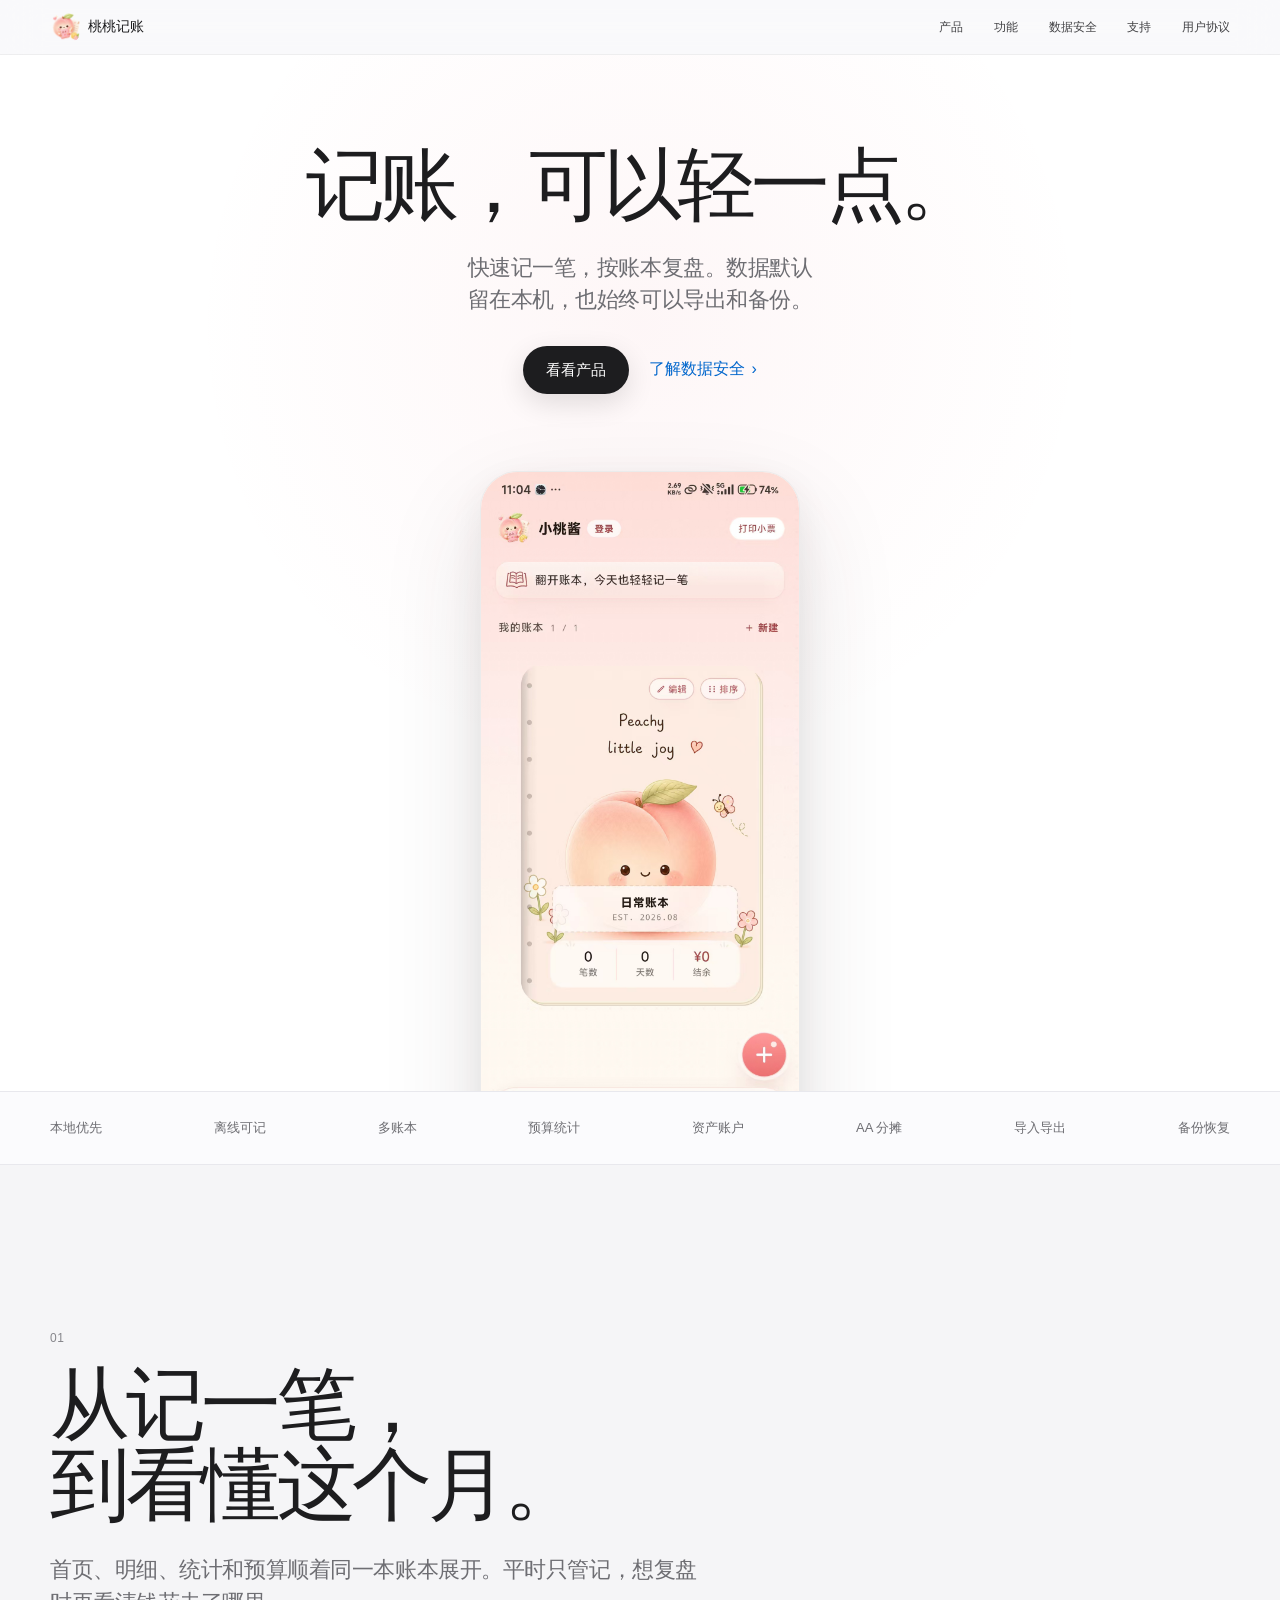
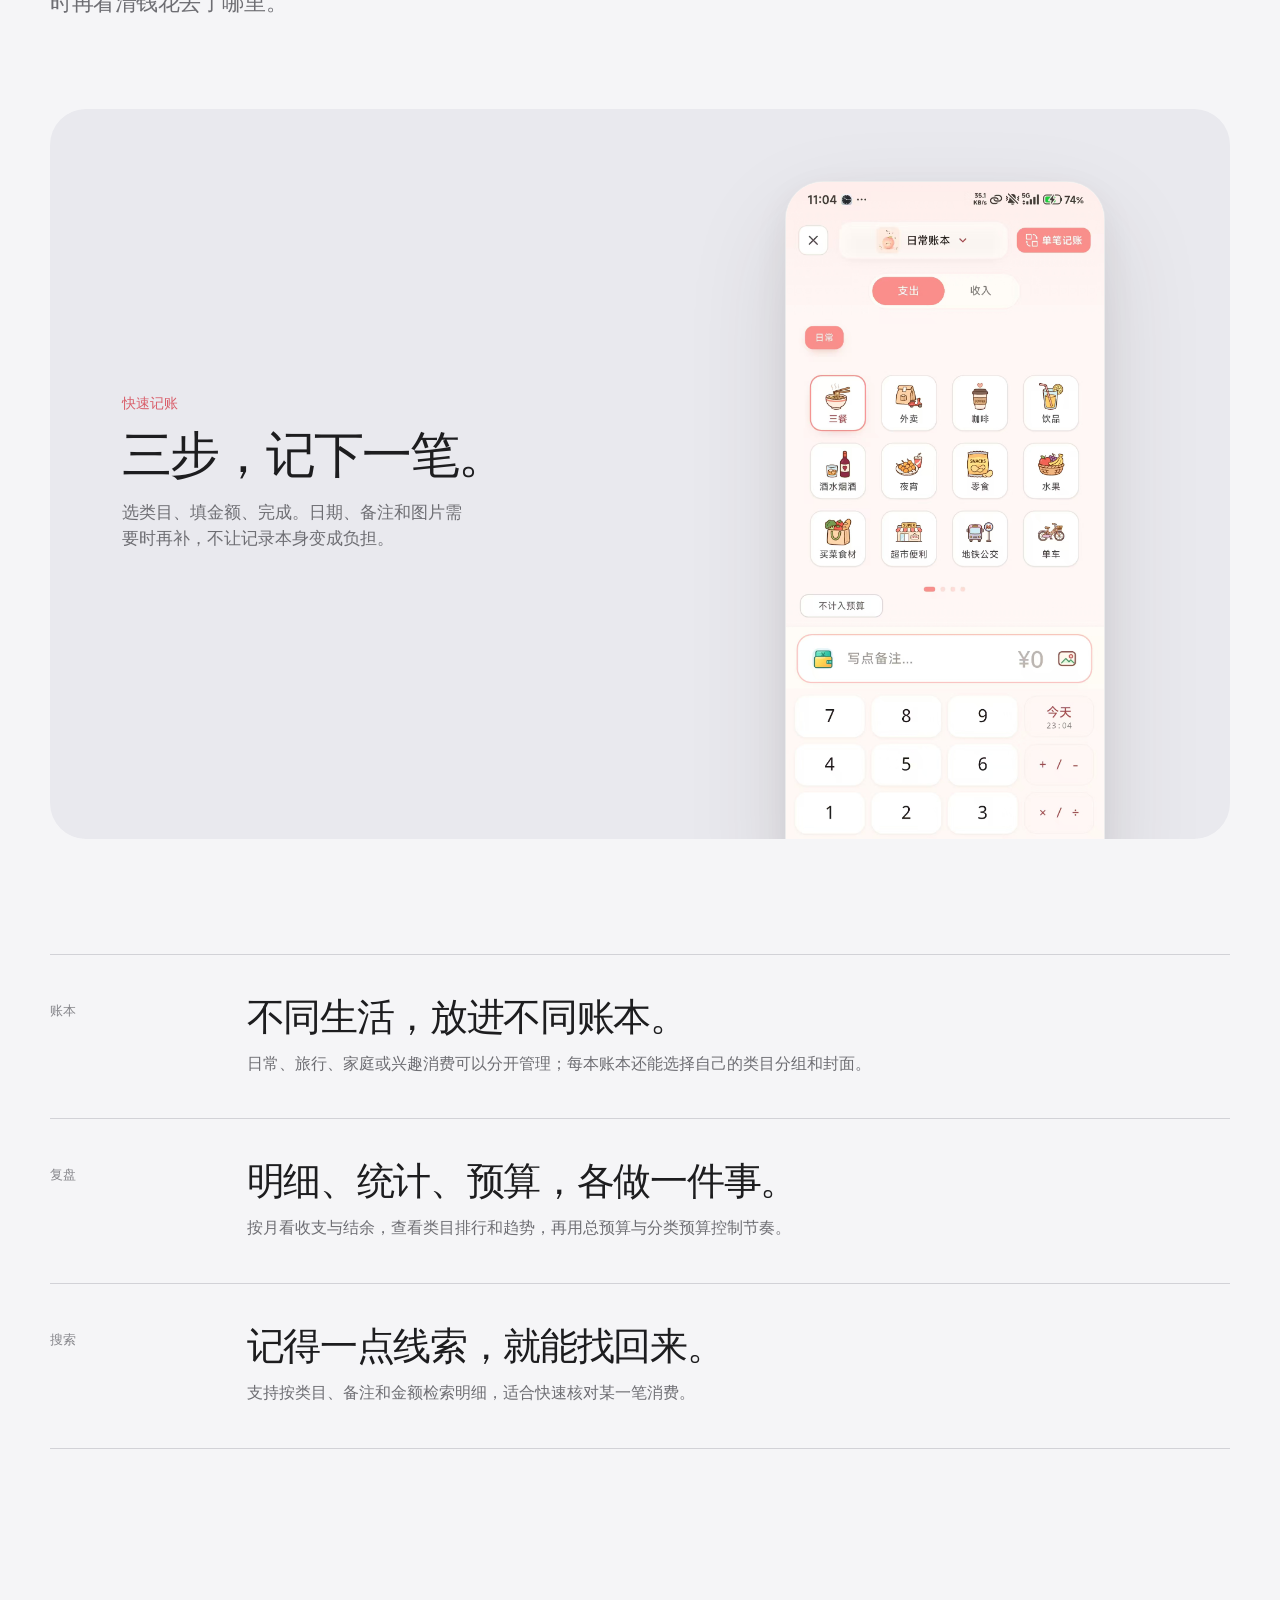
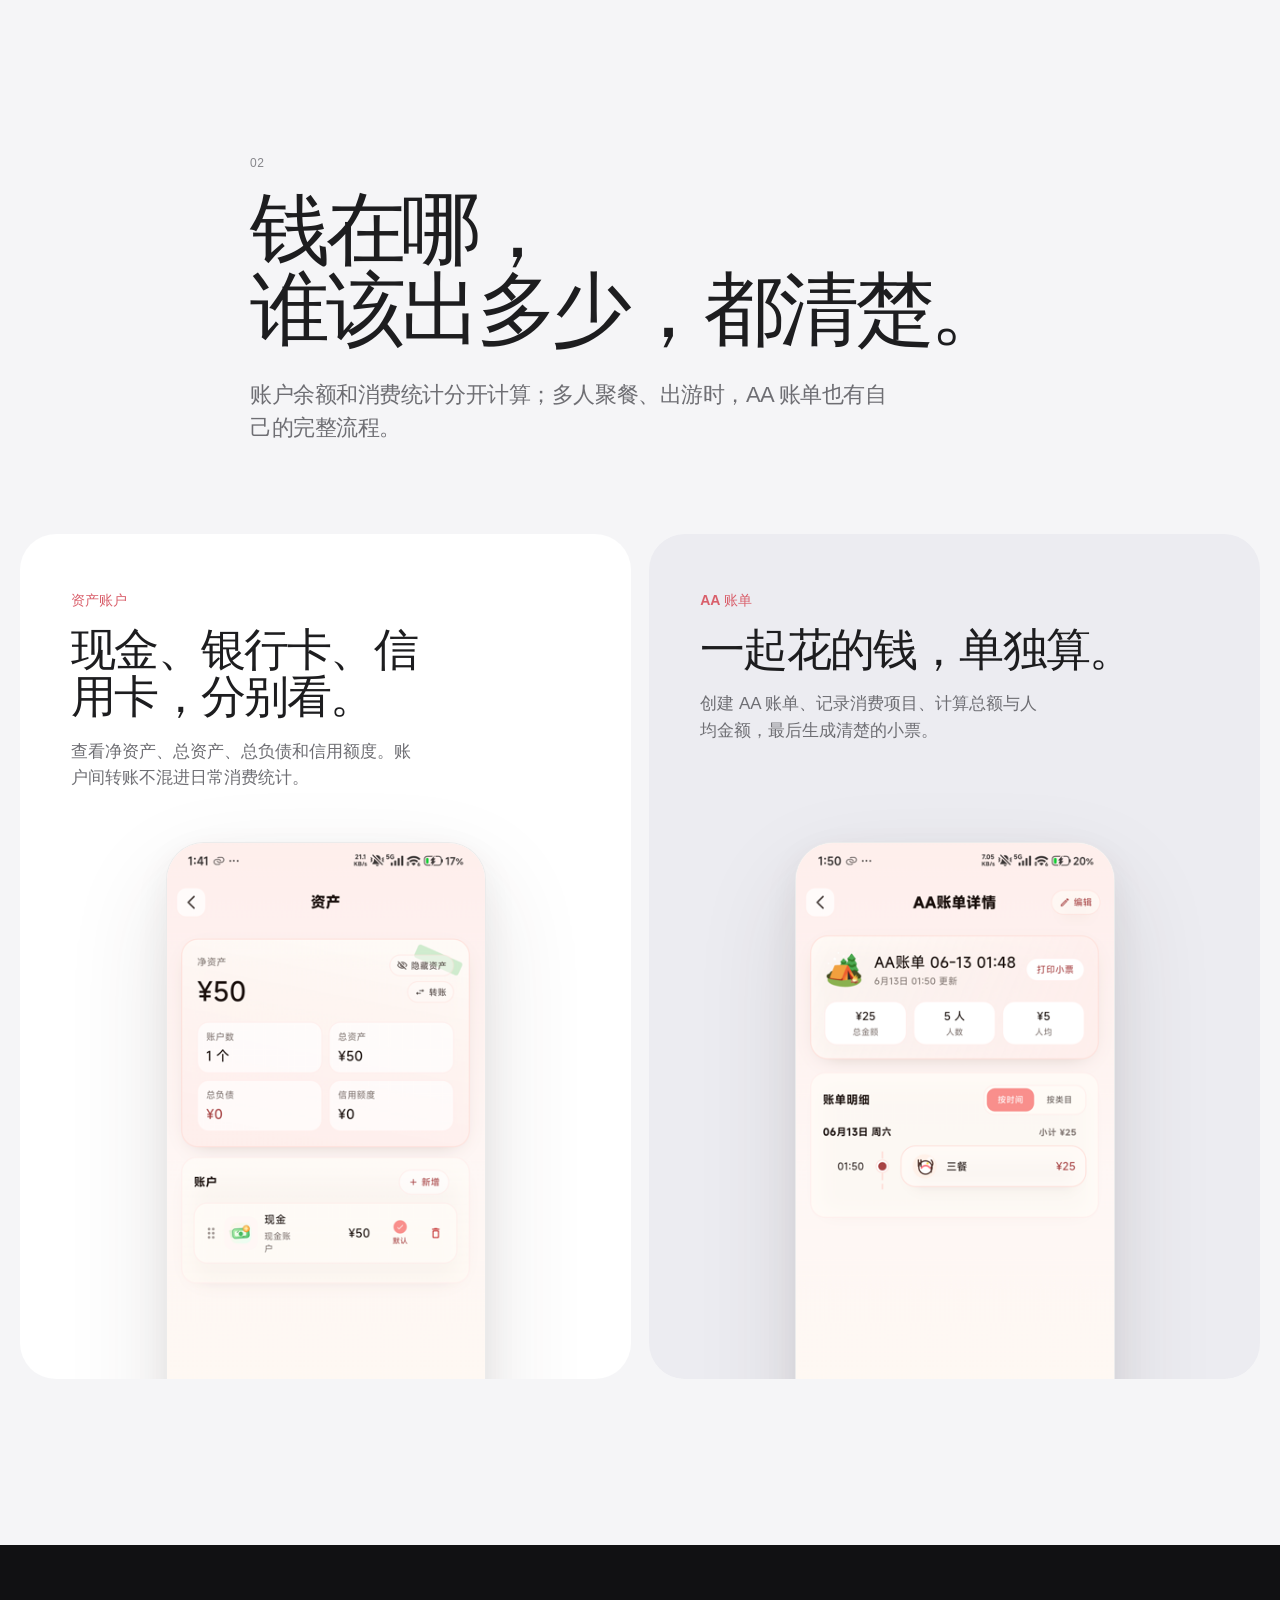
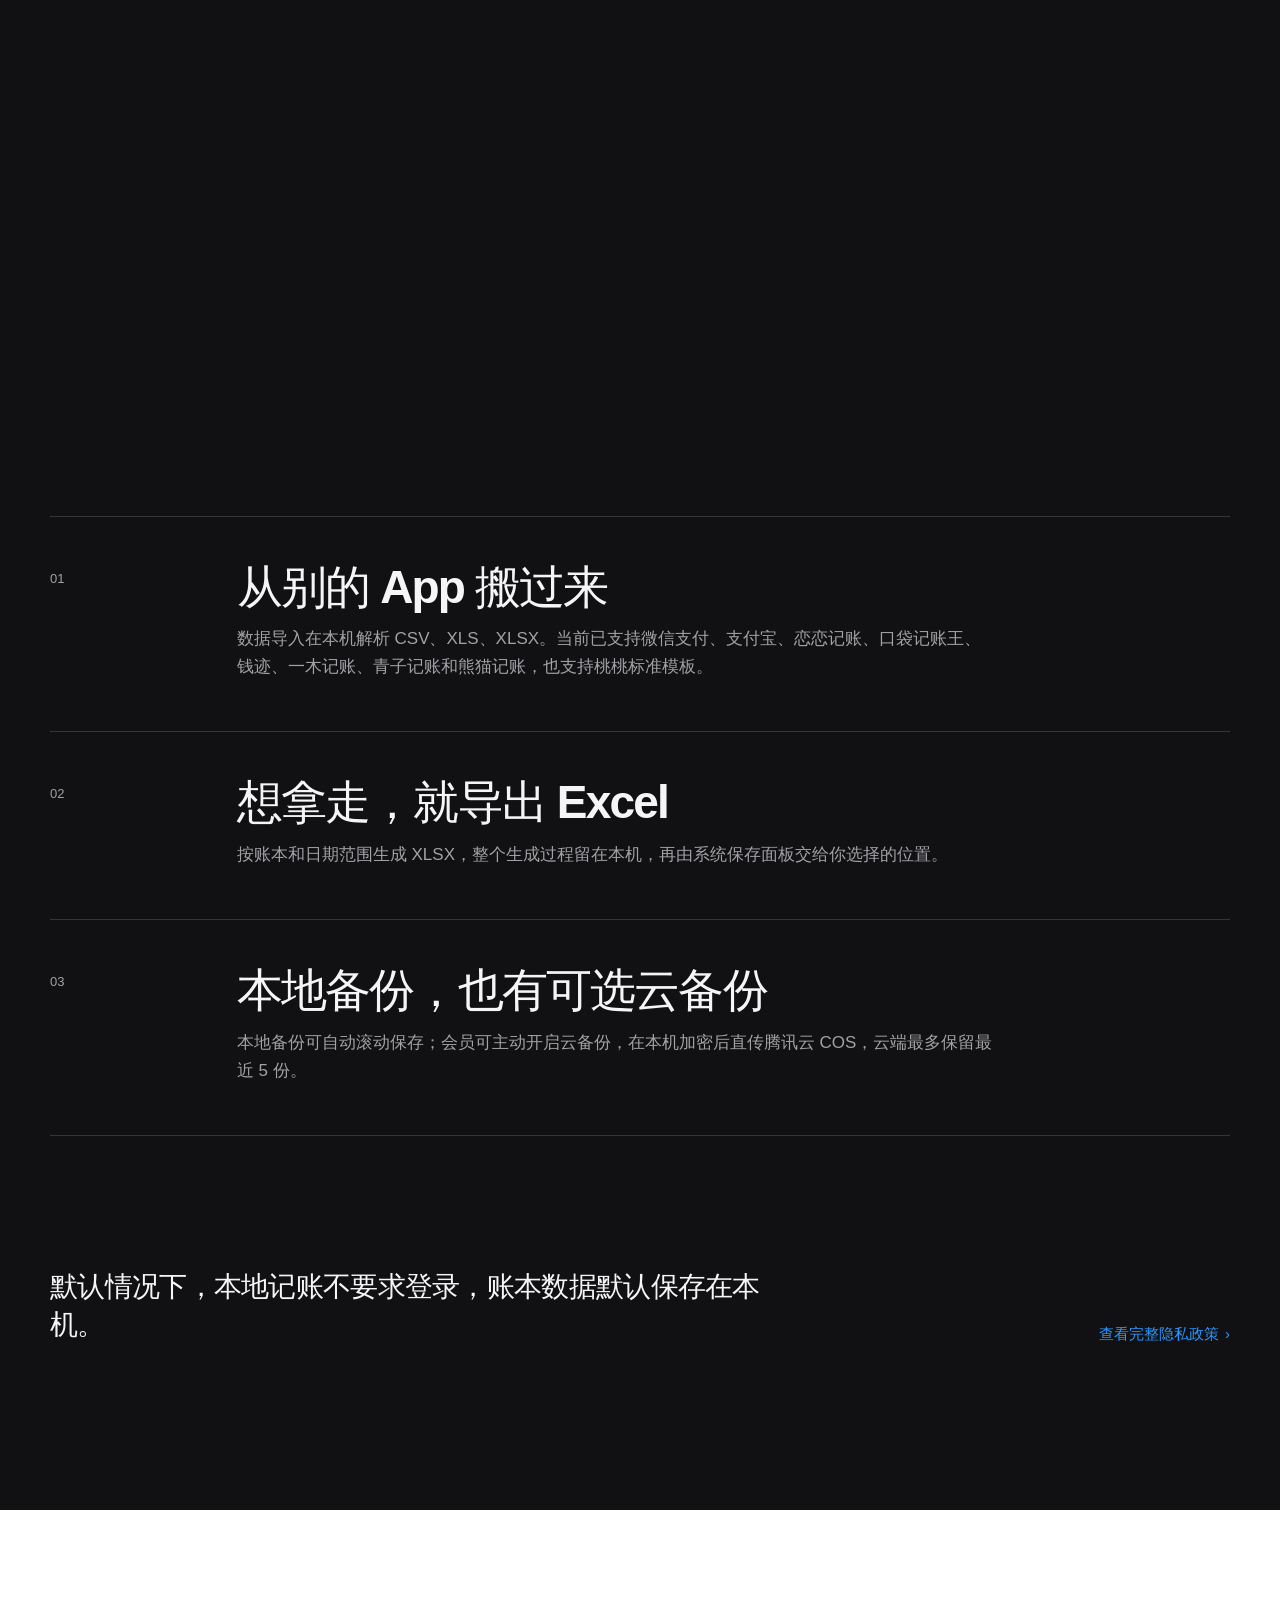
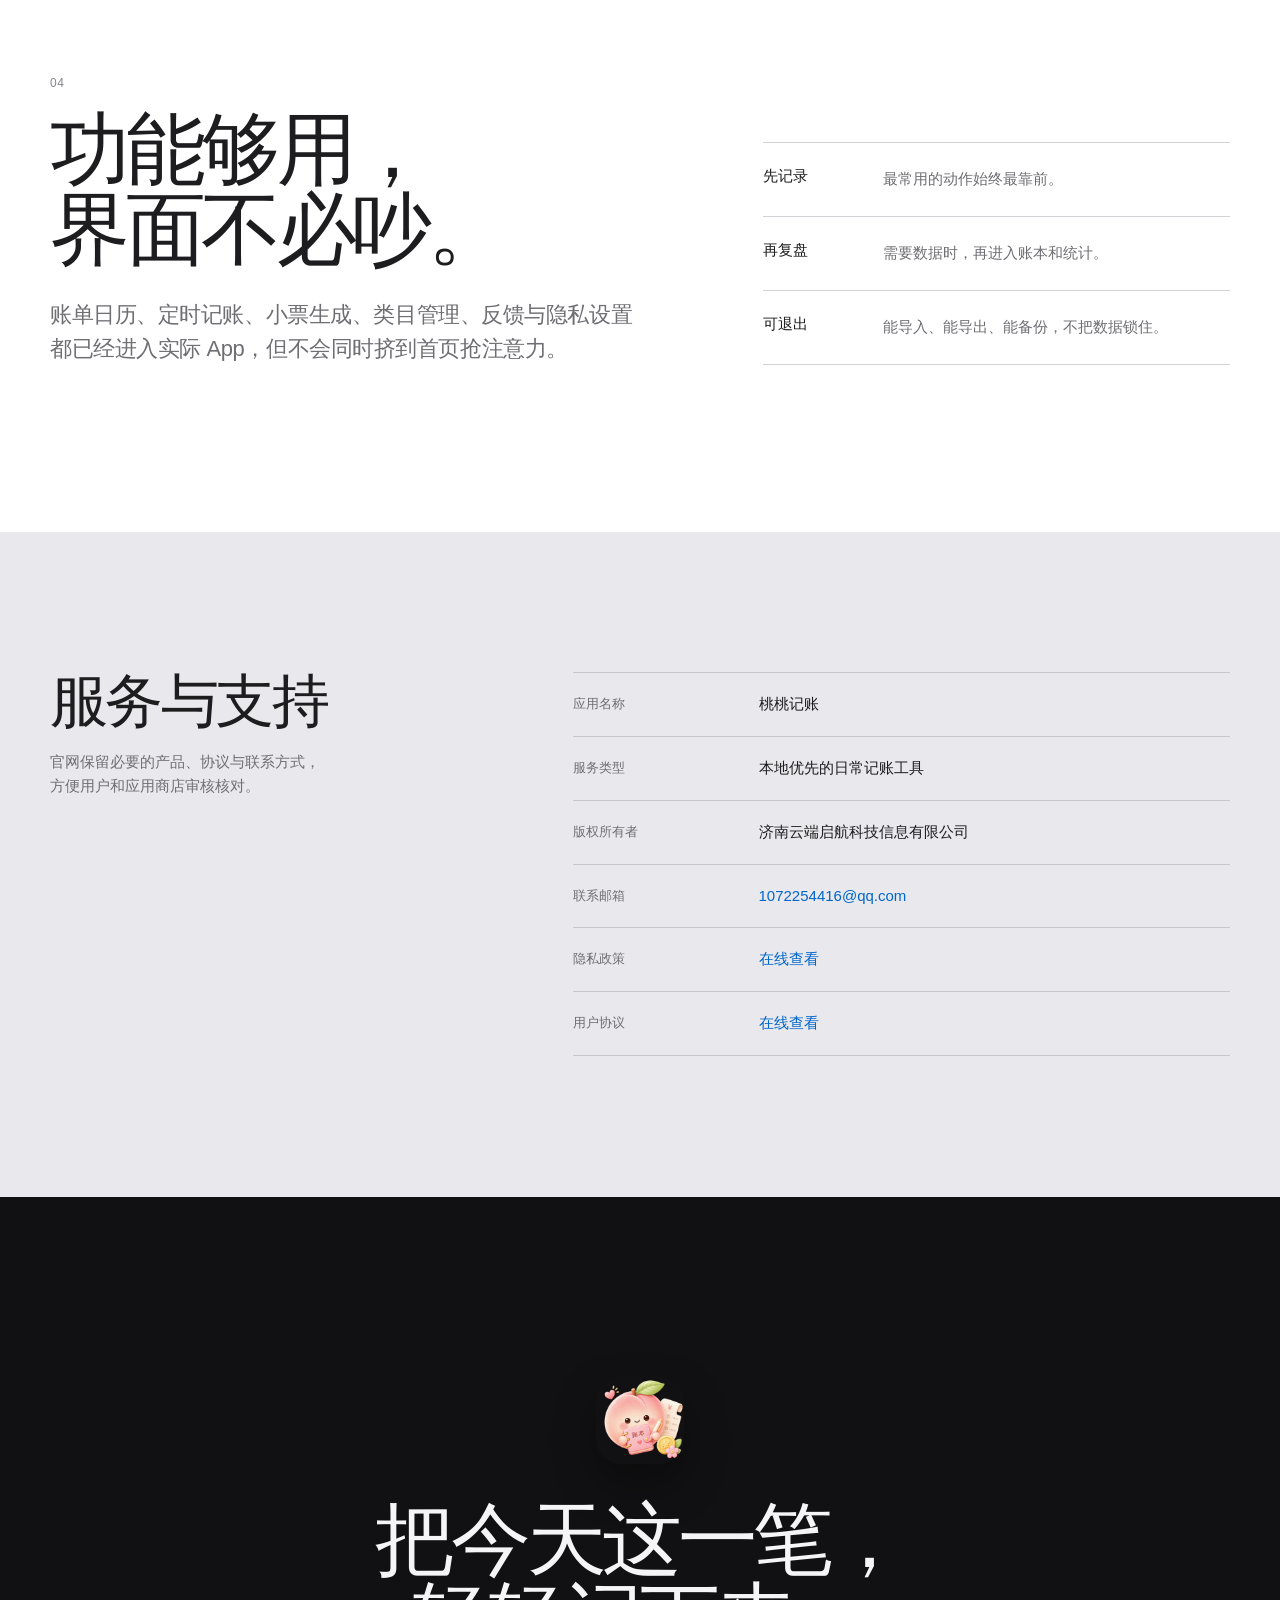
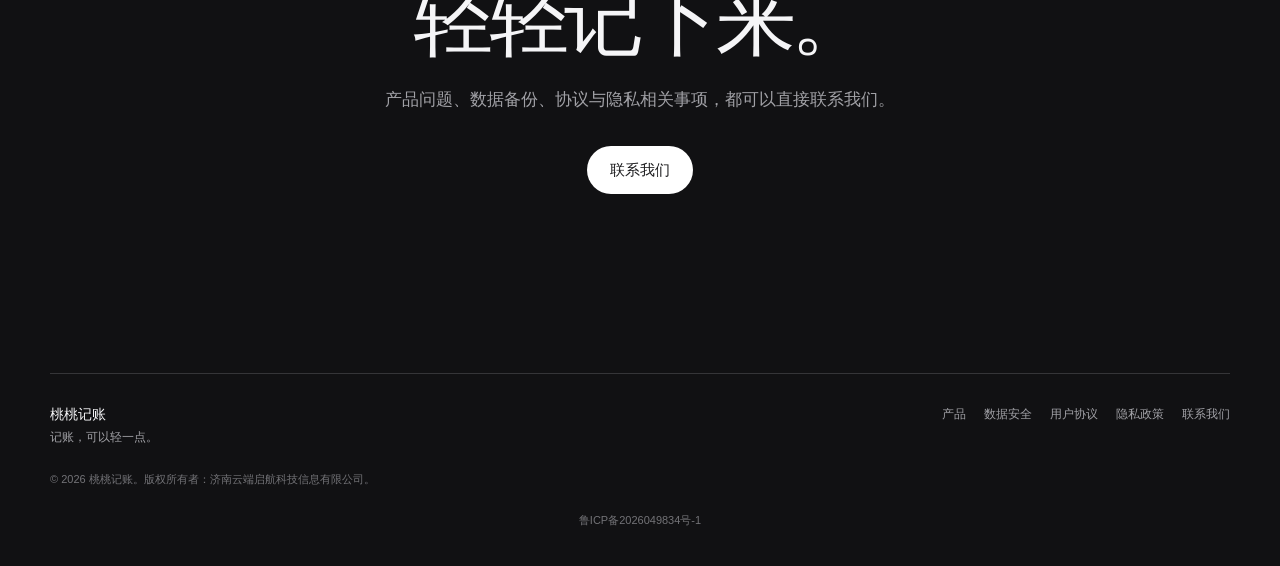
<file: index.html>
<!doctype html>
<html lang="zh-CN">
  <head>
    <meta charset="utf-8">
    <meta name="viewport" content="width=device-width, initial-scale=1">
    <title>桃桃记账 - 记账，可以轻一点</title>
    <meta name="description" content="桃桃记账是一款本地优先的日常记账 App。支持快速记账、多账本、统计预算、资产账户、AA 分摊、数据导入导出、本地备份与可选加密云备份。">
    <meta name="theme-color" content="#f5f5f7">
    <meta property="og:title" content="桃桃记账">
    <meta property="og:description" content="记账，可以轻一点。数据默认留在本机，也始终给自己留好出口。">
    <meta property="og:type" content="website">
    <meta property="og:image" content="assets/images/taotao-logo.png">
    <link rel="icon" href="assets/images/launch-mark.png">
    <link rel="apple-touch-icon" href="assets/images/launch-mark.png">
    <link rel="stylesheet" href="assets/site.css?v=20260831">
    <script>document.documentElement.classList.add("js")</script>
    <script src="assets/site.js?v=20260817" defer></script>
  </head>
  <body>
    <a class="skip-link" href="#main">跳到主要内容</a>

    <header class="site-header">
      <div class="nav-inner">
        <a class="brand" href="#top" aria-label="桃桃记账首页">
          <img src="assets/images/launch-mark.png" alt="" width="30" height="30">
          <span>桃桃记账</span>
        </a>
        <nav class="site-nav" aria-label="主导航">
          <a href="#product">产品</a>
          <a href="#features">功能</a>
          <a href="#privacy">数据安全</a>
          <a href="#support">支持</a>
          <a href="terms.html">用户协议</a>
        </nav>
      </div>
    </header>

    <main id="main">
      <section class="hero" id="top">
        <div class="hero-copy reveal">
          <h1>记账，可以轻一点。</h1>
          <p class="hero-lede">快速记一笔，按账本复盘。数据默认留在本机，也始终可以导出和备份。</p>
          <div class="hero-actions">
            <a class="button button-dark" href="#product">看看产品</a>
            <a class="text-link" href="#privacy">了解数据安全 <span aria-hidden="true">›</span></a>
          </div>
        </div>

        <div class="hero-stage reveal" aria-label="桃桃记账真实 App 界面展示">
          <figure class="device device-main">
            <img src="assets/images/screen-home.png?v=20260817-2" alt="桃桃记账首页，展示账本卡片和底部导航" width="342" height="760" loading="eager">
          </figure>
        </div>
      </section>

      <section class="signal-strip" aria-label="桃桃记账核心特性">
        <div class="signal-inner">
          <span>本地优先</span>
          <span>离线可记</span>
          <span>多账本</span>
          <span>预算统计</span>
          <span>资产账户</span>
          <span>AA 分摊</span>
          <span>导入导出</span>
          <span>备份恢复</span>
        </div>
      </section>

      <section class="section product-section" id="product">
        <div class="section-copy reveal">
          <p class="section-index">01</p>
          <h2>从记一笔，<br>到看懂这个月。</h2>
          <p>首页、明细、统计和预算顺着同一本账本展开。平时只管记，想复盘时再看清钱花去了哪里。</p>
        </div>

        <div class="product-window reveal">
          <div class="product-window-copy">
            <span class="window-label">快速记账</span>
            <h3>三步，记下一笔。</h3>
            <p>选类目、填金额、完成。日期、备注和图片需要时再补，不让记录本身变成负担。</p>
          </div>
          <figure class="single-device">
            <img src="assets/images/screen-record.png?v=20260817-3" alt="快速记账界面" width="1080" height="2400" loading="lazy">
          </figure>
        </div>

        <div class="feature-lines" id="features">
          <article class="feature-line reveal">
            <span>账本</span>
            <div>
              <h3>不同生活，放进不同账本。</h3>
              <p>日常、旅行、家庭或兴趣消费可以分开管理；每本账本还能选择自己的类目分组和封面。</p>
            </div>
          </article>
          <article class="feature-line reveal">
            <span>复盘</span>
            <div>
              <h3>明细、统计、预算，各做一件事。</h3>
              <p>按月看收支与结余，查看类目排行和趋势，再用总预算与分类预算控制节奏。</p>
            </div>
          </article>
          <article class="feature-line reveal">
            <span>搜索</span>
            <div>
              <h3>记得一点线索，就能找回来。</h3>
              <p>支持按类目、备注和金额检索明细，适合快速核对某一笔消费。</p>
            </div>
          </article>
        </div>
      </section>

      <section class="section finance-section">
        <div class="section-copy reveal">
          <p class="section-index">02</p>
          <h2>钱在哪，<br>谁该出多少，都清楚。</h2>
          <p>账户余额和消费统计分开计算；多人聚餐、出游时，AA 账单也有自己的完整流程。</p>
        </div>

        <div class="finance-grid">
          <article class="finance-panel reveal">
            <div class="finance-copy">
              <span>资产账户</span>
              <h3>现金、银行卡、信用卡，分别看。</h3>
              <p>查看净资产、总资产、总负债和信用额度。账户间转账不混进日常消费统计。</p>
            </div>
            <figure class="panel-device">
              <img src="assets/images/screen-assets.png" alt="资产账户界面" width="342" height="760" loading="lazy">
            </figure>
          </article>

          <article class="finance-panel finance-panel-soft reveal">
            <div class="finance-copy">
              <span>AA 账单</span>
              <h3>一起花的钱，单独算。</h3>
              <p>创建 AA 账单、记录消费项目、计算总额与人均金额，最后生成清楚的小票。</p>
            </div>
            <figure class="panel-device">
              <img src="assets/images/screen-aa.png" alt="AA 账单界面" width="342" height="760" loading="lazy">
            </figure>
          </article>
        </div>
      </section>

      <section class="data-section" id="privacy">
        <div class="data-inner">
          <div class="data-heading reveal">
            <p class="section-index">03</p>
            <h2>数据是你的。<br>不该被困在一个 App 里。</h2>
            <p>桃桃记账默认把账本留在本机。迁移、导出和备份也尽量让去向保持清楚、可控。</p>
          </div>

          <div class="data-list">
            <article class="data-item reveal">
              <div class="data-number">01</div>
              <div>
                <h3>从别的 App 搬过来</h3>
                <p>数据导入在本机解析 CSV、XLS、XLSX。当前已支持微信支付、支付宝、恋恋记账、口袋记账王、钱迹、一木记账、青子记账和熊猫记账，也支持桃桃标准模板。</p>
              </div>
            </article>
            <article class="data-item reveal">
              <div class="data-number">02</div>
              <div>
                <h3>想拿走，就导出 Excel</h3>
                <p>按账本和日期范围生成 XLSX，整个生成过程留在本机，再由系统保存面板交给你选择的位置。</p>
              </div>
            </article>
            <article class="data-item reveal">
              <div class="data-number">03</div>
              <div>
                <h3>本地备份，也有可选云备份</h3>
                <p>本地备份可自动滚动保存；会员可主动开启云备份，在本机加密后直传腾讯云 COS，云端最多保留最近 5 份。</p>
              </div>
            </article>
          </div>

          <div class="privacy-note reveal">
            <p>默认情况下，本地记账不要求登录，账本数据默认保存在本机。</p>
            <a href="https://privacy.zhanglulu.com.cn/" rel="noopener">查看完整隐私政策 <span aria-hidden="true">›</span></a>
          </div>
        </div>
      </section>

      <section class="section quiet-section">
        <div class="quiet-grid">
          <div class="quiet-copy reveal">
            <p class="section-index">04</p>
            <h2>功能够用，<br>界面不必吵。</h2>
            <p>账单日历、定时记账、小票生成、类目管理、反馈与隐私设置都已经进入实际 App，但不会同时挤到首页抢注意力。</p>
          </div>
          <div class="quiet-principles reveal">
            <div><strong>先记录</strong><span>最常用的动作始终最靠前。</span></div>
            <div><strong>再复盘</strong><span>需要数据时，再进入账本和统计。</span></div>
            <div><strong>可退出</strong><span>能导入、能导出、能备份，不把数据锁住。</span></div>
          </div>
        </div>
      </section>

      <section class="support-section" id="support">
        <div class="support-inner">
          <div class="support-heading reveal">
            <h2>服务与支持</h2>
            <p>官网保留必要的产品、协议与联系方式，方便用户和应用商店审核核对。</p>
          </div>

          <dl class="support-list reveal">
            <div>
              <dt>应用名称</dt>
              <dd>桃桃记账</dd>
            </div>
            <div>
              <dt>服务类型</dt>
              <dd>本地优先的日常记账工具</dd>
            </div>
            <div>
              <dt>版权所有者</dt>
              <dd>济南云端启航科技信息有限公司</dd>
            </div>
            <div>
              <dt>联系邮箱</dt>
              <dd><a href="mailto:1072254416@qq.com">1072254416@qq.com</a></dd>
            </div>
            <div>
              <dt>隐私政策</dt>
              <dd><a href="https://privacy.zhanglulu.com.cn/" rel="noopener">在线查看</a></dd>
            </div>
            <div>
              <dt>用户协议</dt>
              <dd><a href="terms.html">在线查看</a></dd>
            </div>
          </dl>
        </div>
      </section>

      <section class="final-section">
        <div class="final-inner reveal">
          <img src="assets/images/launch-mark.png" alt="桃桃记账 App 图标" width="88" height="88" loading="lazy">
          <h2>把今天这一笔，<br>轻轻记下来。</h2>
          <p>产品问题、数据备份、协议与隐私相关事项，都可以直接联系我们。</p>
          <a class="button button-light" href="mailto:1072254416@qq.com">联系我们</a>
        </div>
      </section>
    </main>

    <footer class="site-footer">
      <div class="footer-inner">
        <div class="footer-brand">
          <strong>桃桃记账</strong>
          <span>记账，可以轻一点。</span>
        </div>
        <div class="footer-links">
          <a href="#product">产品</a>
          <a href="#privacy">数据安全</a>
          <a href="terms.html">用户协议</a>
          <a href="https://privacy.zhanglulu.com.cn/" rel="noopener">隐私政策</a>
          <a href="mailto:1072254416@qq.com">联系我们</a>
        </div>
        <p>© 2026 桃桃记账。版权所有者：济南云端启航科技信息有限公司。</p>
        <p class="footer-icp">
          <a href="https://beian.miit.gov.cn/" target="_blank" rel="noopener noreferrer">鲁ICP备2026049834号-1</a>
        </p>
      </div>
    </footer>
  </body>
</html>
</file>
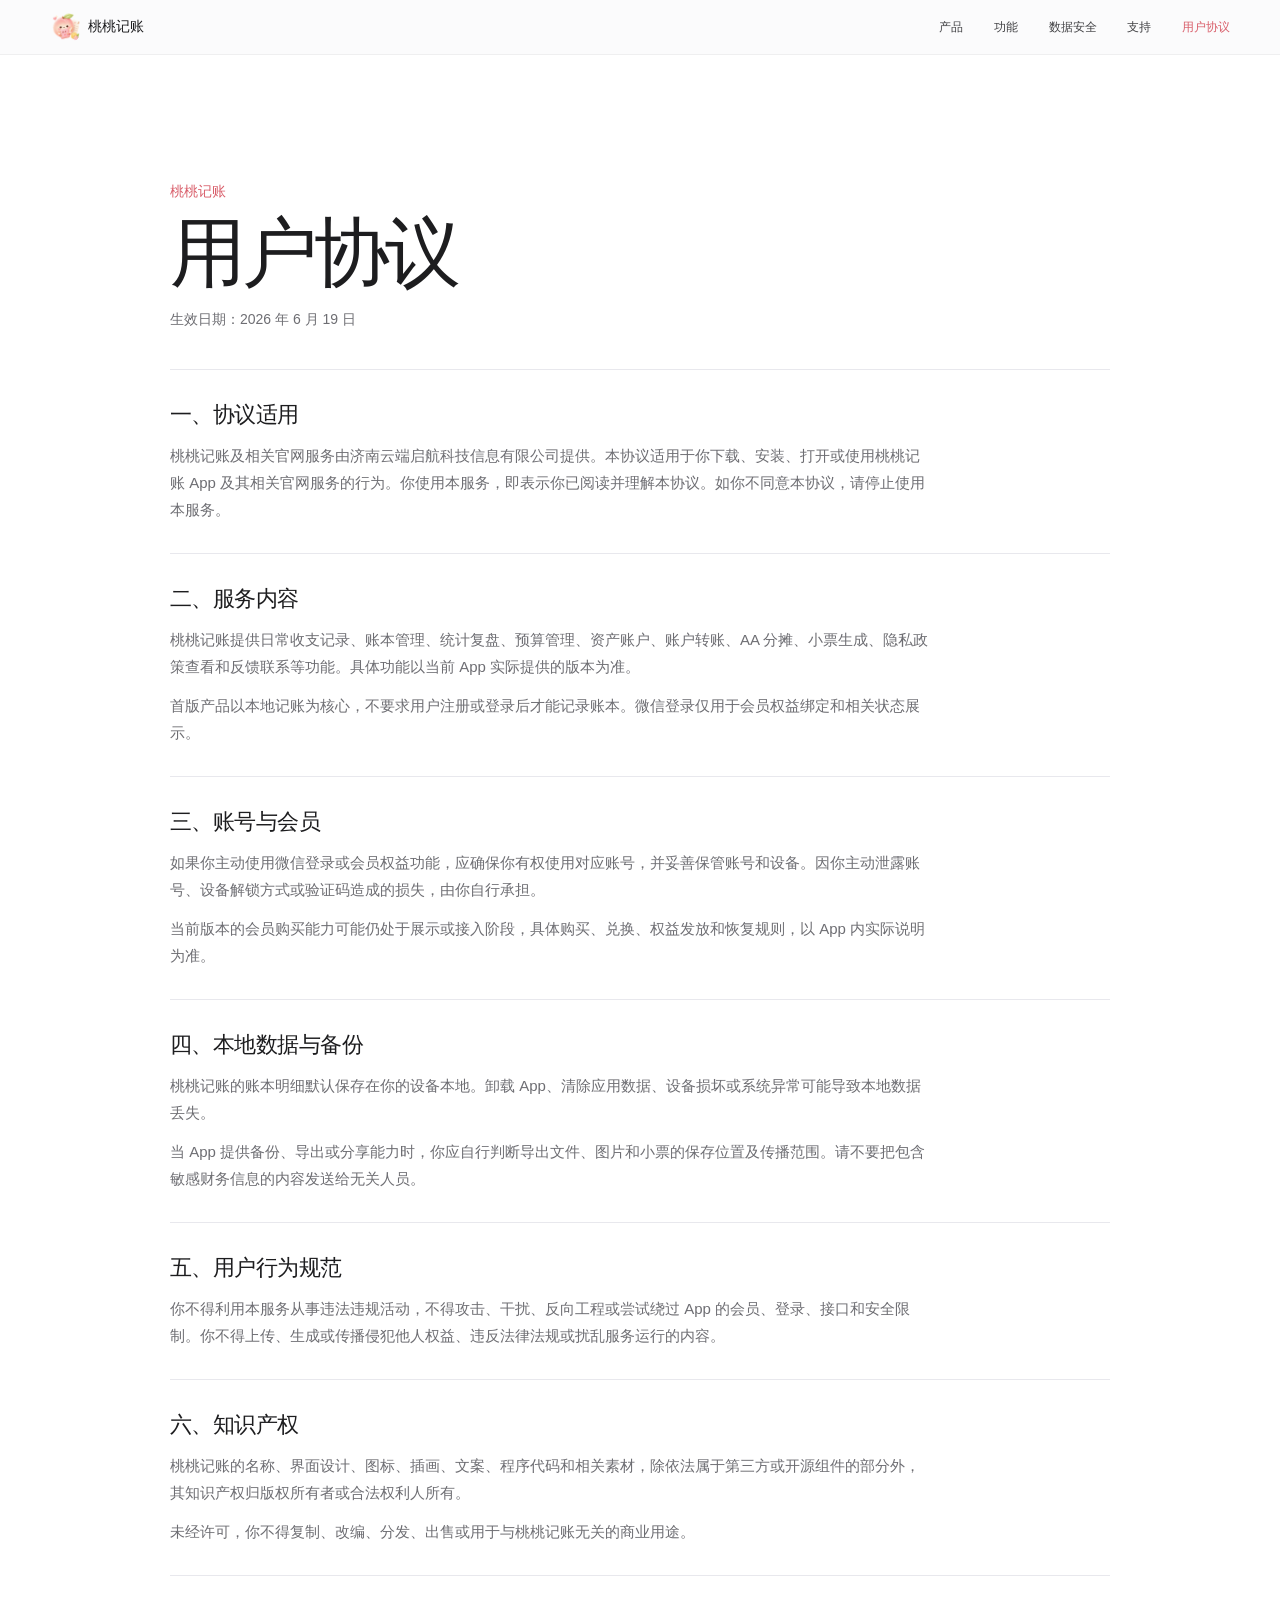
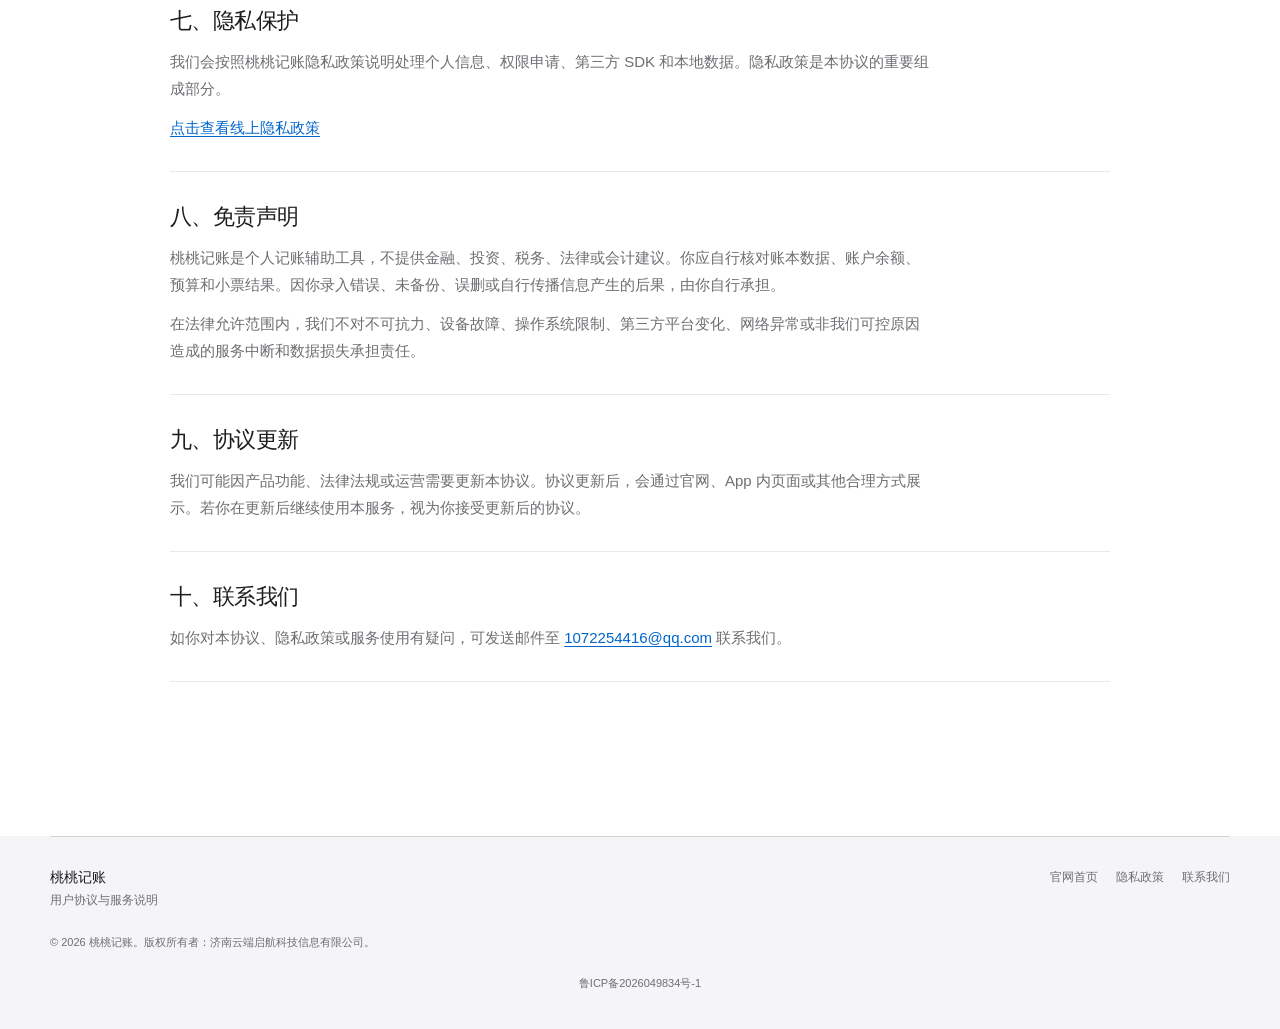
<file: terms.html>
<!doctype html>
<html lang="zh-CN">
  <head>
    <meta charset="utf-8">
    <meta name="viewport" content="width=device-width, initial-scale=1">
    <title>用户协议 - 桃桃记账</title>
    <meta name="description" content="桃桃记账用户协议，说明服务范围、用户行为、数据责任、知识产权和联系方式。">
    <meta name="theme-color" content="#f5f5f7">
    <link rel="icon" href="assets/images/launch-mark.png">
    <link rel="apple-touch-icon" href="assets/images/launch-mark.png">
    <link rel="stylesheet" href="assets/site.css?v=20260831">
  </head>
  <body class="legal-page">
    <a class="skip-link" href="#main">跳到主要内容</a>
    <header class="site-header">
      <div class="nav-inner">
        <a class="brand" href="index.html" aria-label="返回桃桃记账首页">
          <img src="assets/images/launch-mark.png" alt="" width="30" height="30">
          <span>桃桃记账</span>
        </a>
        <nav class="site-nav" aria-label="协议页导航">
          <a href="index.html#product">产品</a>
          <a href="index.html#features">功能</a>
          <a href="index.html#privacy">数据安全</a>
          <a href="index.html#support">支持</a>
          <a href="terms.html" aria-current="page">用户协议</a>
        </nav>
      </div>
    </header>

    <main id="main">
      <section class="legal-hero section-shell">
        <p class="kicker">桃桃记账</p>
        <h1>用户协议</h1>
        <p>生效日期：2026 年 6 月 19 日</p>
      </section>

      <article class="legal-content section-shell">
        <section>
          <h2>一、协议适用</h2>
          <p>桃桃记账及相关官网服务由济南云端启航科技信息有限公司提供。本协议适用于你下载、安装、打开或使用桃桃记账 App 及其相关官网服务的行为。你使用本服务，即表示你已阅读并理解本协议。如你不同意本协议，请停止使用本服务。</p>
        </section>

        <section>
          <h2>二、服务内容</h2>
          <p>桃桃记账提供日常收支记录、账本管理、统计复盘、预算管理、资产账户、账户转账、AA 分摊、小票生成、隐私政策查看和反馈联系等功能。具体功能以当前 App 实际提供的版本为准。</p>
          <p>首版产品以本地记账为核心，不要求用户注册或登录后才能记录账本。微信登录仅用于会员权益绑定和相关状态展示。</p>
        </section>

        <section>
          <h2>三、账号与会员</h2>
          <p>如果你主动使用微信登录或会员权益功能，应确保你有权使用对应账号，并妥善保管账号和设备。因你主动泄露账号、设备解锁方式或验证码造成的损失，由你自行承担。</p>
          <p>当前版本的会员购买能力可能仍处于展示或接入阶段，具体购买、兑换、权益发放和恢复规则，以 App 内实际说明为准。</p>
        </section>

        <section>
          <h2>四、本地数据与备份</h2>
          <p>桃桃记账的账本明细默认保存在你的设备本地。卸载 App、清除应用数据、设备损坏或系统异常可能导致本地数据丢失。</p>
          <p>当 App 提供备份、导出或分享能力时，你应自行判断导出文件、图片和小票的保存位置及传播范围。请不要把包含敏感财务信息的内容发送给无关人员。</p>
        </section>

        <section>
          <h2>五、用户行为规范</h2>
          <p>你不得利用本服务从事违法违规活动，不得攻击、干扰、反向工程或尝试绕过 App 的会员、登录、接口和安全限制。你不得上传、生成或传播侵犯他人权益、违反法律法规或扰乱服务运行的内容。</p>
        </section>

        <section>
          <h2>六、知识产权</h2>
          <p>桃桃记账的名称、界面设计、图标、插画、文案、程序代码和相关素材，除依法属于第三方或开源组件的部分外，其知识产权归版权所有者或合法权利人所有。</p>
          <p>未经许可，你不得复制、改编、分发、出售或用于与桃桃记账无关的商业用途。</p>
        </section>

        <section>
          <h2>七、隐私保护</h2>
          <p>我们会按照桃桃记账隐私政策说明处理个人信息、权限申请、第三方 SDK 和本地数据。隐私政策是本协议的重要组成部分。</p>
          <p><a href="https://privacy.zhanglulu.com.cn/" rel="noopener">点击查看线上隐私政策</a></p>
        </section>

        <section>
          <h2>八、免责声明</h2>
          <p>桃桃记账是个人记账辅助工具，不提供金融、投资、税务、法律或会计建议。你应自行核对账本数据、账户余额、预算和小票结果。因你录入错误、未备份、误删或自行传播信息产生的后果，由你自行承担。</p>
          <p>在法律允许范围内，我们不对不可抗力、设备故障、操作系统限制、第三方平台变化、网络异常或非我们可控原因造成的服务中断和数据损失承担责任。</p>
        </section>

        <section>
          <h2>九、协议更新</h2>
          <p>我们可能因产品功能、法律法规或运营需要更新本协议。协议更新后，会通过官网、App 内页面或其他合理方式展示。若你在更新后继续使用本服务，视为你接受更新后的协议。</p>
        </section>

        <section>
          <h2>十、联系我们</h2>
          <p>如你对本协议、隐私政策或服务使用有疑问，可发送邮件至 <a href="mailto:1072254416@qq.com">1072254416@qq.com</a> 联系我们。</p>
        </section>
      </article>
    </main>

    <footer class="site-footer legal-footer">
      <div class="footer-inner">
        <div class="footer-brand">
          <strong>桃桃记账</strong>
          <span>用户协议与服务说明</span>
        </div>
        <div class="footer-links">
          <a href="index.html">官网首页</a>
          <a href="https://privacy.zhanglulu.com.cn/" rel="noopener">隐私政策</a>
          <a href="mailto:1072254416@qq.com">联系我们</a>
        </div>
        <p>© 2026 桃桃记账。版权所有者：济南云端启航科技信息有限公司。</p>
        <p class="footer-icp">
          <a href="https://beian.miit.gov.cn/" target="_blank" rel="noopener noreferrer">鲁ICP备2026049834号-1</a>
        </p>
      </div>
    </footer>

    <script src="assets/site.js?v=20260817"></script>
  </body>
</html>
</file>
<file: assets/site.css>
:root {
  color-scheme: light;
  --page: #f5f5f7;
  --surface: #ffffff;
  --surface-soft: #fbfbfd;
  --ink: #1d1d1f;
  --ink-soft: #6e6e73;
  --ink-faint: #86868b;
  --line: #d2d2d7;
  --line-soft: #e8e8ed;
  --accent: #d95f6b;
  --accent-soft: #f9e8eb;
  --dark: #111113;
  --dark-soft: #1d1d20;
  --dark-copy: #f5f5f7;
  --dark-muted: #a1a1a6;
  --max: 1180px;
  --wide: 1380px;
  --nav-height: 54px;
  --radius-lg: 36px;
  --radius-md: 24px;
  --radius-sm: 16px;
  --ease: cubic-bezier(0.22, 1, 0.36, 1);
}

* {
  box-sizing: border-box;
}

html {
  scroll-behavior: smooth;
  scroll-padding-top: calc(var(--nav-height) + 28px);
}

body {
  margin: 0;
  min-width: 320px;
  overflow-x: hidden;
  background: var(--page);
  color: var(--ink);
  font-family: -apple-system, BlinkMacSystemFont, "SF Pro Display", "SF Pro Text", "PingFang SC", "Helvetica Neue", sans-serif;
  font-synthesis: none;
  -webkit-font-smoothing: antialiased;
  text-rendering: optimizeLegibility;
}

a {
  color: inherit;
}

img {
  display: block;
  max-width: 100%;
  height: auto;
}

button,
a {
  -webkit-tap-highlight-color: transparent;
}

::selection {
  color: var(--ink);
  background: #f4cbd0;
}

.skip-link {
  position: fixed;
  top: 10px;
  left: 12px;
  z-index: 100;
  padding: 10px 14px;
  border-radius: 10px;
  color: #fff;
  background: var(--ink);
  font-size: 13px;
  text-decoration: none;
  transform: translateY(-160%);
  transition: transform 220ms var(--ease);
}

.skip-link:focus {
  transform: translateY(0);
}

.site-header {
  position: sticky;
  top: 0;
  z-index: 20;
  min-height: var(--nav-height);
  border-bottom: 1px solid rgb(0 0 0 / 0.05);
  background: rgb(250 250 252 / 0.82);
  backdrop-filter: saturate(180%) blur(20px);
  -webkit-backdrop-filter: saturate(180%) blur(20px);
}

.nav-inner {
  display: grid;
  grid-template-columns: auto 1fr;
  align-items: center;
  gap: 28px;
  width: min(calc(100% - 40px), var(--max));
  min-height: var(--nav-height);
  margin: 0 auto;
}

.brand {
  display: inline-flex;
  align-items: center;
  gap: 8px;
  width: max-content;
  color: var(--ink);
  font-size: 14px;
  font-weight: 600;
  letter-spacing: -0.01em;
  text-decoration: none;
  white-space: nowrap;
}

.brand img {
  width: 30px;
  height: 30px;
  border-radius: 9px;
}

.site-nav {
  display: flex;
  align-items: center;
  justify-content: flex-end;
  gap: clamp(16px, 2.4vw, 32px);
  overflow-x: auto;
  scrollbar-width: none;
  white-space: nowrap;
}

.site-nav::-webkit-scrollbar {
  display: none;
}

.site-nav a {
  color: #424245;
  font-size: 12px;
  font-weight: 400;
  text-decoration: none;
  transition: color 220ms var(--ease);
}

.site-nav a:hover,
.site-nav a:focus-visible,
.site-nav a[aria-current="page"] {
  color: var(--accent);
}

.hero {
  display: flex;
  flex-direction: column;
  align-items: center;
  min-height: auto;
  padding: clamp(72px, 7vw, 112px) 20px 0;
  overflow: hidden;
  background:
    radial-gradient(circle at 50% 26%, rgb(229 95 108 / 0.055), transparent 28rem),
    var(--surface);
}

.hero-copy {
  position: relative;
  z-index: 4;
  width: min(100%, 920px);
  margin: 0 auto;
  text-align: center;
}

.hero h1 {
  margin: 0;
  color: var(--ink);
  font-size: clamp(56px, 6.2vw, 84px);
  font-weight: 600;
  line-height: 1;
  letter-spacing: -0.06em;
  text-wrap: balance;
}

.hero-lede {
  max-width: 580px;
  margin: 28px auto 0;
  color: var(--ink-soft);
  font-size: clamp(18px, 1.9vw, 22px);
  font-weight: 400;
  line-height: 1.45;
  letter-spacing: -0.02em;
  text-wrap: balance;
}

.hero-actions {
  display: flex;
  align-items: center;
  justify-content: center;
  gap: 20px;
  margin-top: 30px;
}

.button {
  display: inline-flex;
  align-items: center;
  justify-content: center;
  min-height: 48px;
  padding: 0 23px;
  border: 0;
  border-radius: 999px;
  font: inherit;
  font-size: 15px;
  font-weight: 500;
  line-height: 1;
  text-decoration: none;
  white-space: nowrap;
  cursor: pointer;
  transition: transform 300ms var(--ease), background 300ms var(--ease), color 300ms var(--ease), box-shadow 300ms var(--ease);
}

.button-dark,
.button.primary {
  color: #fff;
  background: var(--ink);
  box-shadow: 0 9px 28px rgb(0 0 0 / 0.12);
}

.button-light {
  color: var(--ink);
  background: #fff;
}

.button.secondary {
  color: var(--ink);
  background: #fff;
  box-shadow: inset 0 0 0 1px var(--line);
}

.button:hover {
  transform: translateY(-2px);
}

.button:active {
  transform: translateY(0) scale(0.98);
}

.text-link {
  color: #0066cc;
  font-size: 16px;
  font-weight: 400;
  text-decoration: none;
}

.text-link span,
.privacy-note a span {
  display: inline-block;
  margin-left: 2px;
  transition: transform 260ms var(--ease);
}

.text-link:hover span,
.privacy-note a:hover span {
  transform: translateX(3px);
}

.hero-stage {
  position: relative;
  z-index: 1;
  width: min(100%, 1060px);
  height: 620px;
  margin: clamp(64px, 6vw, 84px) auto 0;
}

.device,
.single-device,
.panel-device {
  position: relative;
  overflow: hidden;
  margin: 0;
  border: 1px solid rgb(0 0 0 / 0.08);
  border-radius: 38px;
  background: #fff;
  box-shadow: 0 42px 100px rgb(60 45 45 / 0.13), 0 12px 34px rgb(60 45 45 / 0.07);
}

.device img,
.single-device img,
.panel-device img {
  width: 100%;
  height: 100%;
  object-fit: cover;
}

.device {
  position: absolute;
  top: 0;
  width: 320px;
  aspect-ratio: 342 / 760;
  transform-origin: 50% 0;
}

.device-main {
  left: 50%;
  z-index: 3;
  width: 320px;
  transform: translateX(-50%);
}

.signal-strip {
  overflow: hidden;
  border-top: 1px solid var(--line-soft);
  border-bottom: 1px solid var(--line-soft);
  background: var(--surface-soft);
}

.signal-inner {
  display: flex;
  align-items: center;
  justify-content: space-between;
  gap: 28px;
  width: min(calc(100% - 40px), var(--max));
  min-height: 72px;
  margin: 0 auto;
  overflow-x: auto;
  color: var(--ink-soft);
  font-size: 13px;
  scrollbar-width: none;
  white-space: nowrap;
}

.signal-inner::-webkit-scrollbar {
  display: none;
}

.section {
  width: min(calc(100% - 40px), var(--max));
  margin: 0 auto;
  padding: clamp(118px, 13vw, 190px) 0;
}

.section-copy {
  max-width: 780px;
  margin-bottom: clamp(54px, 7vw, 92px);
}

.section-index {
  margin: 0 0 20px;
  color: var(--ink-faint);
  font-size: 12px;
  font-variant-numeric: tabular-nums;
  letter-spacing: 0.04em;
}

.section-copy h2,
.data-heading h2,
.quiet-copy h2,
.final-inner h2 {
  margin: 0;
  color: var(--ink);
  font-size: clamp(48px, 7vw, 80px);
  font-weight: 600;
  line-height: 1;
  letter-spacing: -0.055em;
  text-wrap: balance;
}

.section-copy > p:last-child,
.data-heading > p:last-child,
.quiet-copy > p:last-child {
  max-width: 650px;
  margin: 28px 0 0;
  color: var(--ink-soft);
  font-size: clamp(18px, 2vw, 22px);
  line-height: 1.52;
  letter-spacing: -0.02em;
}

.product-section {
  padding-bottom: clamp(96px, 12vw, 160px);
}

.product-window {
  display: grid;
  grid-template-columns: minmax(0, 1fr) minmax(280px, 0.7fr);
  align-items: center;
  min-height: 680px;
  overflow: hidden;
  padding: clamp(38px, 6vw, 72px);
  border-radius: var(--radius-lg);
  background: #e9e9ee;
}

.product-window-copy {
  align-self: center;
  max-width: 520px;
}

.window-label,
.finance-copy > span {
  display: block;
  margin-bottom: 16px;
  color: var(--accent);
  font-size: 14px;
  font-weight: 600;
}

.product-window h3,
.finance-panel h3,
.data-item h3 {
  margin: 0;
  color: var(--ink);
  font-size: clamp(31px, 4vw, 50px);
  font-weight: 600;
  line-height: 1.06;
  letter-spacing: -0.04em;
  text-wrap: balance;
}

.product-window-copy p,
.finance-copy p {
  max-width: 36ch;
  margin: 18px 0 0;
  color: var(--ink-soft);
  font-size: 17px;
  line-height: 1.55;
}

.single-device {
  align-self: end;
  justify-self: center;
  width: min(320px, 100%);
  aspect-ratio: 342 / 760;
  margin-bottom: -126px;
}

.feature-lines {
  margin-top: clamp(74px, 9vw, 120px);
  border-top: 1px solid var(--line);
}

.feature-line {
  display: grid;
  grid-template-columns: 120px minmax(0, 1fr);
  gap: clamp(30px, 6vw, 100px);
  padding: 40px 0 42px;
  border-bottom: 1px solid var(--line);
}

.feature-line > span {
  padding-top: 7px;
  color: var(--ink-faint);
  font-size: 13px;
}

.feature-line h3 {
  margin: 0;
  font-size: clamp(24px, 3.2vw, 38px);
  font-weight: 500;
  line-height: 1.16;
  letter-spacing: -0.035em;
}

.feature-line p {
  max-width: 720px;
  margin: 12px 0 0;
  color: var(--ink-soft);
  font-size: 16px;
  line-height: 1.6;
}

.finance-section {
  width: min(calc(100% - 40px), var(--wide));
  padding-top: clamp(96px, 12vw, 160px);
}

.finance-section > .section-copy {
  width: min(100%, var(--max));
  margin-right: auto;
  margin-left: auto;
}

.finance-grid {
  display: grid;
  grid-template-columns: 1fr 1fr;
  gap: 18px;
}

.finance-panel {
  display: grid;
  grid-template-rows: auto 1fr;
  min-height: 780px;
  overflow: hidden;
  padding: clamp(34px, 4.5vw, 58px) clamp(28px, 4vw, 52px) 0;
  border-radius: var(--radius-lg);
  background: #ffffff;
}

.finance-panel-soft {
  background: #ececf1;
}

.finance-copy {
  position: relative;
  z-index: 2;
  max-width: 520px;
}

.finance-panel h3 {
  font-size: clamp(30px, 3.5vw, 48px);
}

.panel-device {
  align-self: end;
  justify-self: center;
  width: min(320px, 78%);
  aspect-ratio: 342 / 760;
  margin-top: 50px;
  margin-bottom: -174px;
}

.data-section {
  color: var(--dark-copy);
  background: var(--dark);
}

.data-inner {
  width: min(calc(100% - 40px), var(--max));
  margin: 0 auto;
  padding: clamp(120px, 13vw, 190px) 0;
}

.data-heading {
  max-width: 920px;
}

.data-heading .section-index,
.data-number {
  color: var(--dark-muted);
}

.data-heading h2 {
  color: var(--dark-copy);
}

.data-heading > p:last-child {
  color: var(--dark-muted);
}

.data-list {
  margin-top: clamp(70px, 9vw, 118px);
  border-top: 1px solid #353538;
}

.data-item {
  display: grid;
  grid-template-columns: 110px minmax(0, 1fr);
  gap: clamp(28px, 6vw, 92px);
  padding: 46px 0 50px;
  border-bottom: 1px solid #353538;
}

.data-number {
  padding-top: 8px;
  font-size: 13px;
  font-variant-numeric: tabular-nums;
}

.data-item h3 {
  color: var(--dark-copy);
  font-size: clamp(28px, 3.8vw, 46px);
}

.data-item p {
  max-width: 760px;
  margin: 14px 0 0;
  color: var(--dark-muted);
  font-size: 17px;
  line-height: 1.65;
}

.privacy-note {
  display: flex;
  align-items: flex-end;
  justify-content: space-between;
  gap: 36px;
  margin-top: clamp(68px, 8vw, 100px);
  padding-top: 32px;
}

.privacy-note p {
  max-width: 760px;
  margin: 0;
  color: var(--dark-copy);
  font-size: clamp(20px, 2.5vw, 28px);
  font-weight: 500;
  line-height: 1.35;
  letter-spacing: -0.025em;
}

.privacy-note a {
  flex: 0 0 auto;
  color: #2997ff;
  font-size: 15px;
  text-decoration: none;
  white-space: nowrap;
}

.quiet-section {
  width: auto;
  max-width: none;
  margin: 0;
  padding: clamp(120px, 13vw, 190px) max(20px, calc((100vw - var(--max)) / 2));
  background: var(--surface);
}

.quiet-grid {
  display: grid;
  grid-template-columns: minmax(0, 1fr) minmax(380px, 0.78fr);
  gap: clamp(56px, 9vw, 130px);
  width: min(100%, var(--max));
  margin: 0 auto;
}

.quiet-copy {
  max-width: 680px;
}

.quiet-principles {
  align-self: end;
  border-top: 1px solid var(--line);
}

.quiet-principles div {
  display: grid;
  grid-template-columns: 96px 1fr;
  gap: 24px;
  padding: 24px 0 26px;
  border-bottom: 1px solid var(--line);
}

.quiet-principles strong {
  font-size: 15px;
  font-weight: 600;
}

.quiet-principles span {
  color: var(--ink-soft);
  font-size: 15px;
  line-height: 1.55;
}

.support-section {
  background: #e9e9ed;
}

.support-inner {
  display: grid;
  grid-template-columns: 0.75fr 1.25fr;
  gap: clamp(58px, 10vw, 150px);
  width: min(calc(100% - 40px), var(--max));
  margin: 0 auto;
  padding: clamp(100px, 11vw, 150px) 0;
}

.support-heading h2 {
  margin: 0;
  font-size: clamp(38px, 5vw, 58px);
  font-weight: 600;
  line-height: 1;
  letter-spacing: -0.045em;
}

.support-heading p {
  max-width: 34ch;
  margin: 20px 0 0;
  color: var(--ink-soft);
  font-size: 15px;
  line-height: 1.6;
}

.support-list {
  margin: 0;
  border-top: 1px solid #c6c6cb;
}

.support-list > div {
  display: grid;
  grid-template-columns: 160px 1fr;
  gap: 26px;
  padding: 22px 0;
  border-bottom: 1px solid #c6c6cb;
}

.support-list dt {
  color: var(--ink-soft);
  font-size: 13px;
}

.support-list dd {
  margin: 0;
  font-size: 15px;
}

.support-list a {
  color: #0066cc;
  text-decoration: none;
}

.support-list a:hover {
  text-decoration: underline;
  text-underline-offset: 3px;
}

.final-section {
  background: var(--dark);
}

.final-inner {
  display: grid;
  justify-items: center;
  width: min(calc(100% - 40px), 900px);
  margin: 0 auto;
  padding: clamp(120px, 14vw, 190px) 0;
  text-align: center;
}

.final-inner img {
  width: 88px;
  height: 88px;
  margin-bottom: 36px;
  border-radius: 25px;
  box-shadow: 0 20px 44px rgb(0 0 0 / 0.32);
}

.final-inner h2 {
  color: var(--dark-copy);
}

.final-inner p {
  max-width: 520px;
  margin: 26px auto 0;
  color: var(--dark-muted);
  font-size: 17px;
  line-height: 1.6;
}

.final-inner .button {
  margin-top: 32px;
}

.site-footer {
  color: var(--dark-copy);
  background: var(--dark);
}

.footer-inner {
  display: grid;
  grid-template-columns: 1fr auto;
  gap: 20px;
  width: min(calc(100% - 40px), var(--max));
  margin: 0 auto;
  padding: 32px 0 38px;
  border-top: 1px solid #353538;
}

.footer-brand strong,
.footer-brand span {
  display: block;
}

.footer-brand strong {
  font-size: 14px;
  font-weight: 600;
}

.footer-brand span {
  margin-top: 5px;
  color: var(--dark-muted);
  font-size: 12px;
}

.footer-links {
  display: flex;
  flex-wrap: wrap;
  justify-content: flex-end;
  gap: 18px;
}

.footer-links a {
  color: var(--dark-muted);
  font-size: 12px;
  text-decoration: none;
}

.footer-links a:hover {
  color: var(--dark-copy);
}

.footer-inner > p {
  grid-column: 1 / -1;
  margin: 6px 0 0;
  color: #737377;
  font-size: 11px;
}

.footer-icp {
  text-align: center;
}

.footer-icp a {
  color: inherit;
  text-decoration: none;
}

.site-footer .footer-icp a:hover {
  color: var(--dark-copy);
}

.legal-footer .footer-icp a:hover {
  color: var(--ink);
}

/* Legal / 404 pages */
.section-shell {
  width: min(calc(100% - 40px), 940px);
  margin-right: auto;
  margin-left: auto;
}

.legal-page {
  min-height: 100dvh;
  background: var(--surface);
}

.legal-hero {
  padding: clamp(90px, 10vw, 130px) 0 40px;
}

.kicker {
  margin: 0 0 14px;
  color: var(--accent);
  font-size: 14px;
  font-weight: 600;
}

.legal-hero h1 {
  margin: 0;
  color: var(--ink);
  font-size: clamp(48px, 7vw, 76px);
  font-weight: 600;
  line-height: 1;
  letter-spacing: -0.055em;
}

.legal-hero > p:last-of-type {
  margin: 20px 0 0;
  color: var(--ink-soft);
  font-size: 14px;
}

.legal-content {
  padding-bottom: clamp(100px, 12vw, 160px);
}

.legal-content section {
  padding: 30px 0;
  border-top: 1px solid var(--line-soft);
}

.legal-content section:last-child {
  border-bottom: 1px solid var(--line-soft);
}

.legal-content h2 {
  margin: 0 0 12px;
  color: var(--ink);
  font-size: 22px;
  font-weight: 600;
  letter-spacing: -0.025em;
}

.legal-content p {
  max-width: 760px;
  margin: 0;
  color: var(--ink-soft);
  font-size: 15px;
  line-height: 1.8;
}

.legal-content p + p {
  margin-top: 12px;
}

.legal-content a {
  color: #0066cc;
  text-underline-offset: 3px;
}

.legal-footer {
  color: var(--ink-soft);
  background: var(--page);
}

.legal-footer .footer-inner {
  border-top-color: var(--line);
}

.legal-footer .footer-brand strong {
  color: var(--ink);
}

.legal-footer .footer-brand span,
.legal-footer .footer-links a,
.legal-footer .footer-inner > p {
  color: var(--ink-soft);
}

.legal-footer .footer-links a:hover {
  color: var(--ink);
}

/* Progressive reveal. Content stays visible if JS is unavailable. */
.js .reveal {
  opacity: 0;
  transform: translateY(34px);
  transition: opacity 850ms var(--ease), transform 850ms var(--ease);
}

.js .reveal.is-visible {
  opacity: 1;
  transform: translateY(0);
}

:focus-visible {
  outline: 3px solid rgb(0 102 204 / 0.42);
  outline-offset: 4px;
}

@media (max-width: 980px) {
  .hero-stage {
    height: 560px;
  }

  .product-window {
    min-height: 620px;
  }

  .finance-panel {
    min-height: 700px;
  }

  .quiet-grid,
  .support-inner {
    grid-template-columns: 1fr;
  }

  .quiet-principles {
    width: min(100%, 680px);
  }

  .support-heading p {
    max-width: 48ch;
  }
}

@media (max-width: 760px) {
  :root {
    --nav-height: 52px;
    --radius-lg: 28px;
  }

  .nav-inner {
    grid-template-columns: auto minmax(0, 1fr);
    gap: 18px;
    width: min(calc(100% - 24px), var(--max));
  }

  .site-nav {
    justify-content: flex-start;
    gap: 18px;
  }

  .site-nav a {
    font-size: 11px;
  }

  .hero {
    min-height: 0;
    padding: 64px 12px 0;
  }

  .hero h1 {
    font-size: clamp(48px, 14vw, 64px);
  }

  .hero-lede {
    max-width: 28ch;
    margin-top: 22px;
    font-size: 18px;
  }

  .hero-actions {
    flex-direction: column;
    gap: 18px;
  }

  .hero-stage {
    height: 470px;
    margin-top: 54px;
    margin-bottom: 0;
  }

  .device {
    border-radius: 28px;
  }

  .device-main {
    width: min(240px, 64vw);
  }

  .signal-inner,
  .section,
  .data-inner,
  .support-inner,
  .footer-inner,
  .section-shell {
    width: min(calc(100% - 28px), var(--max));
  }

  .section {
    padding: 94px 0;
  }

  .section-copy {
    margin-bottom: 50px;
  }

  .section-copy h2,
  .data-heading h2,
  .quiet-copy h2,
  .final-inner h2 {
    font-size: clamp(42px, 12vw, 58px);
  }

  .section-copy > p:last-child,
  .data-heading > p:last-child,
  .quiet-copy > p:last-child {
    margin-top: 20px;
    font-size: 17px;
  }

  .product-window {
    grid-template-columns: 1fr;
    min-height: 760px;
    padding: 34px 26px 0;
  }

  .product-window-copy {
    align-self: start;
  }

  .single-device {
    align-self: end;
    width: min(250px, 70vw);
    margin-top: 44px;
    margin-bottom: -110px;
  }

  .feature-line,
  .data-item {
    grid-template-columns: 1fr;
    gap: 14px;
  }

  .feature-line {
    padding: 30px 0 32px;
  }

  .finance-grid {
    grid-template-columns: 1fr;
  }

  .finance-panel {
    min-height: 690px;
  }

  .panel-device {
    width: min(250px, 72vw);
    margin-bottom: -126px;
  }

  .data-inner {
    padding: 98px 0 104px;
  }

  .data-list {
    margin-top: 64px;
  }

  .data-item {
    padding: 34px 0 38px;
  }

  .privacy-note {
    align-items: flex-start;
    flex-direction: column;
  }

  .quiet-section {
    padding: 98px 14px;
  }

  .quiet-grid {
    gap: 56px;
  }

  .support-inner {
    gap: 48px;
    padding: 86px 0;
  }

  .support-list > div {
    grid-template-columns: 118px 1fr;
  }

  .final-inner {
    width: min(calc(100% - 28px), 900px);
    padding: 100px 0 108px;
  }

  .footer-inner {
    grid-template-columns: 1fr;
  }

  .footer-links {
    justify-content: flex-start;
    gap: 14px 18px;
  }

  .footer-inner > p {
    grid-column: 1;
  }

  .legal-hero {
    padding-top: 74px;
  }
}

@media (max-width: 430px) {
  .brand span {
    display: none;
  }

  .nav-inner {
    gap: 10px;
  }

  .site-nav {
    gap: 15px;
  }

  .hero-stage {
    height: 450px;
    margin-top: 46px;
  }

  .device-main {
    width: min(228px, 64vw);
  }

  .quiet-principles div,
  .support-list > div {
    grid-template-columns: 1fr;
    gap: 7px;
  }

  .support-list dt {
    font-size: 12px;
  }
}

@media (prefers-reduced-motion: reduce) {
  html {
    scroll-behavior: auto;
  }

  *,
  *::before,
  *::after {
    transition-duration: 0.01ms !important;
    animation-duration: 0.01ms !important;
    animation-iteration-count: 1 !important;
  }

  .js .reveal {
    opacity: 1;
    transform: none;
  }
}

@supports not (backdrop-filter: blur(20px)) {
  .site-header {
    background: rgb(250 250 252 / 0.97);
  }
}
</file>
